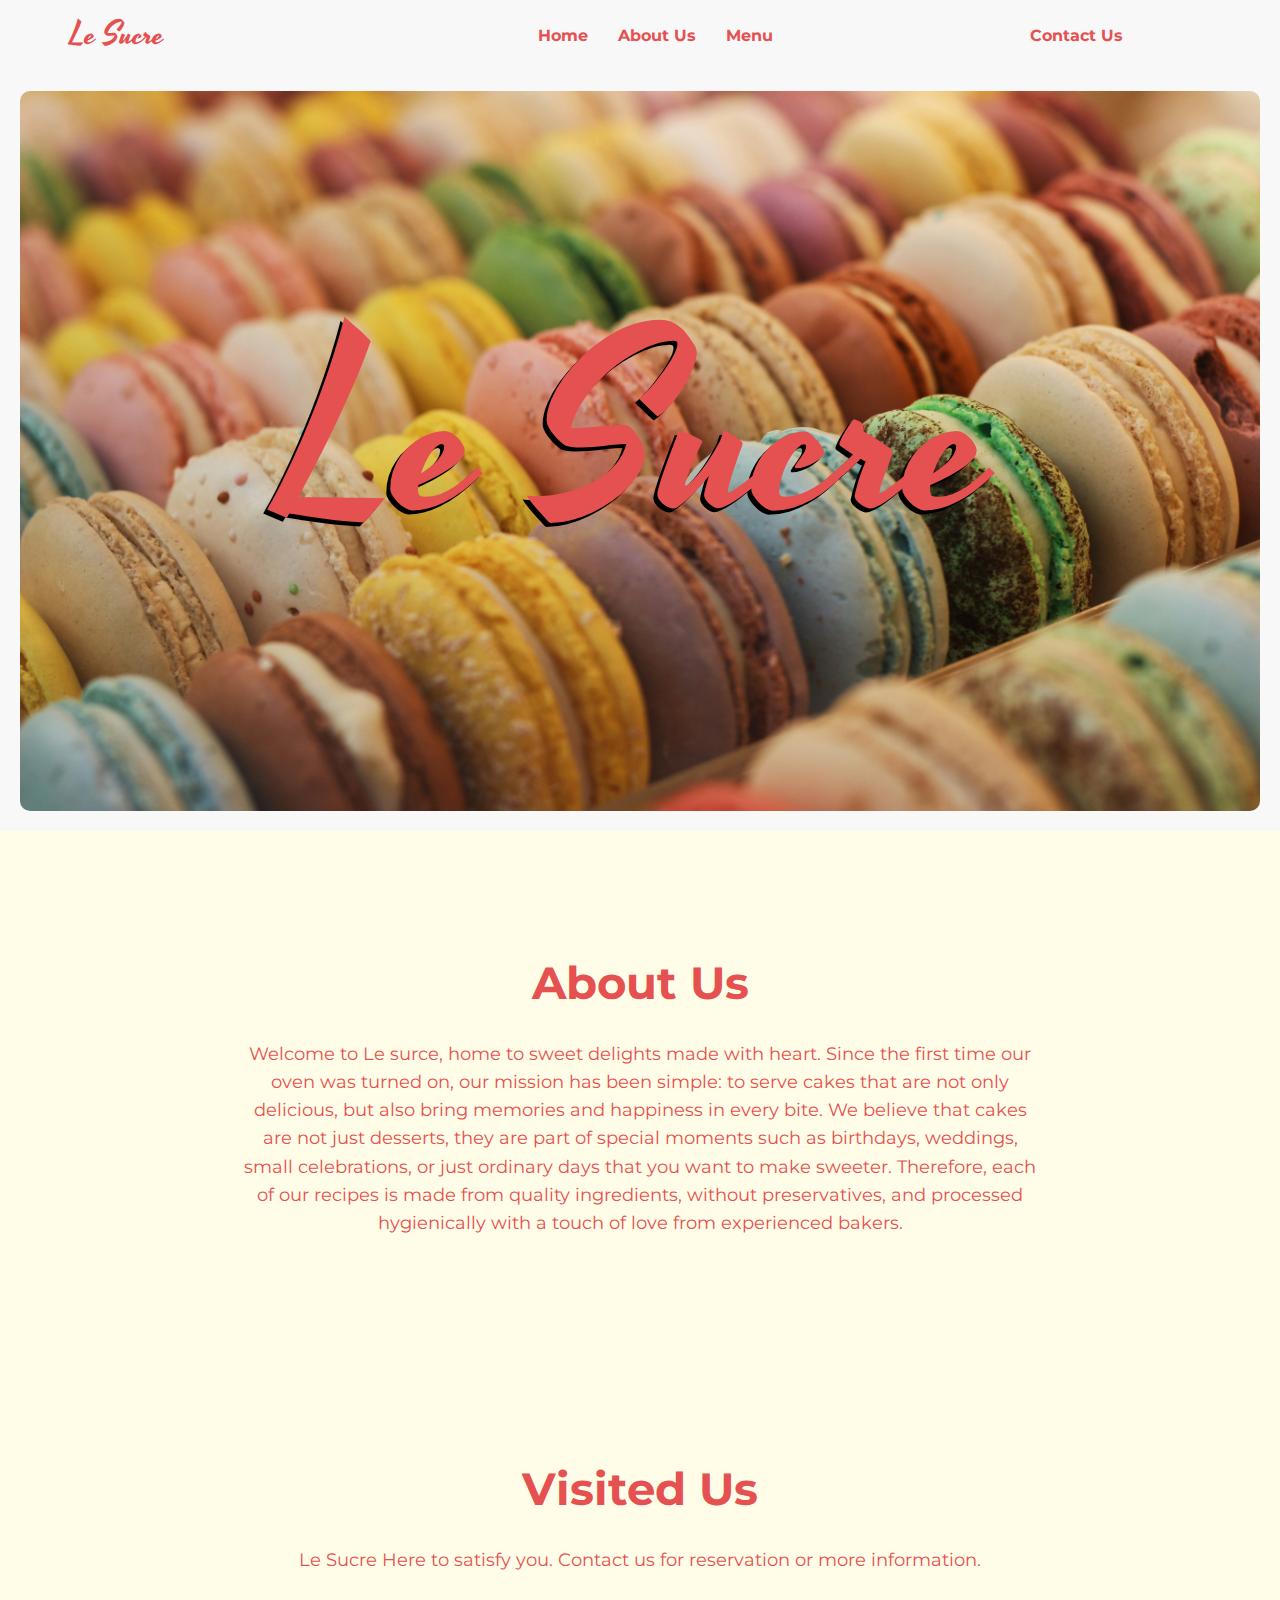
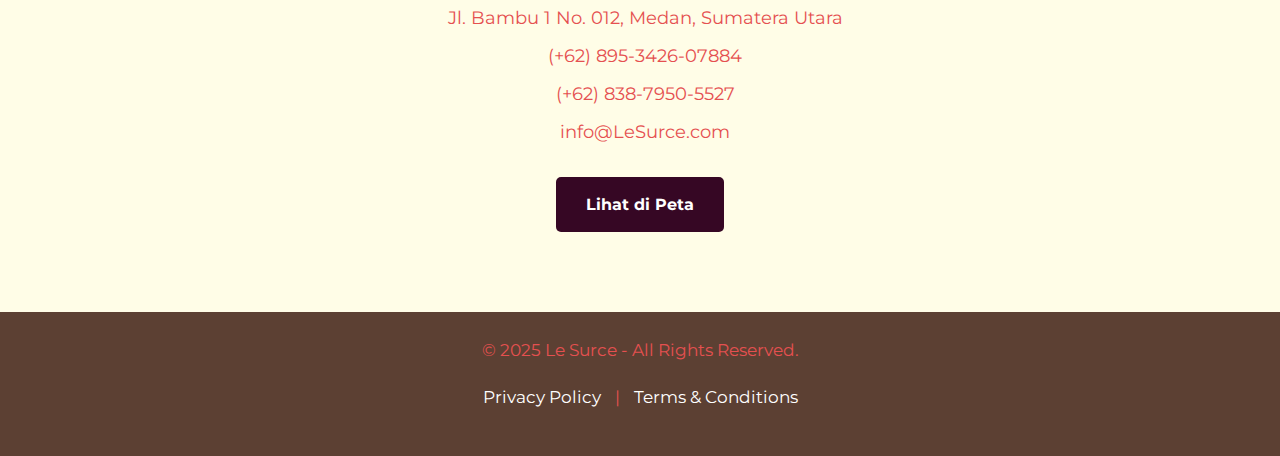
<file: index.html>
<!DOCTYPE html>
<html lang="id">
<head>
    <meta charset="UTF-8">
    <meta name="viewport" content="width=device-width, initial-scale=1.0">
    <title>Le Sucre</title>
    <link rel="stylesheet" href="./css/style.css"> 
</head>
<body>

    <header class="header">
        <nav>
            <ul class="nav-links" style="width: 20%;">
                <li><a href="#" class="logo">Le Sucre</a></li>
            </ul>
            <ul class="nav-links">
                <li><a href="index.html">Home</a></li>
                <li><a href="index.html#about">About Us</a></li>
                <li><a href="menu.html">Menu</a></li>
            </ul>
            <ul class="nav-links" style="width: 20%;">
                <li><a href="#contact">Contact Us</a></li>
            </ul>
        </nav>
    </header>

    <section id="hero" class="hero">
        <div class="hero-content"  style="background-image: url(./image/teo-zac-DXorwc7TLFg-unsplash.jpg);">
            <h1>Le Sucre</h1>
        </div>
    </section>

    <section id="about" class="about">
        <h2>About Us</h2>
        <p>Welcome to Le surce, home to sweet delights made with heart. Since the first time our oven was turned on, our mission has been simple: to serve cakes that are not only delicious, but also bring memories and happiness in every bite. We believe that cakes are not just desserts, they are part of special moments such as birthdays, weddings, small celebrations, or just ordinary days that you want to make sweeter. Therefore, each of our recipes is made from quality ingredients, without preservatives, and processed hygienically with a touch of love from experienced bakers.</p>
    </section>

    <section id="contact" class="contact">
        <h2>Visited Us</h2>
        <p>Le Sucre Here to satisfy you. Contact us for reservation or more information.</p>
        <div class="contact-info">
            <p><i class="fas fa-map-marker-alt"></i> Jl. Bambu 1 No. 012, Medan, Sumatera Utara</p>
            <p><i class="fas fa-phone"></i> (+62) 895-3426-07884 </p>
            <p><i class="fas fa-phone"></i> (+62) 838-7950-5527 </p>
            <p><i class="fas fa-envelope"></i> info@LeSurce.com</p>
        </div>
        <a href="https://maps.google.com/?q=Medan,Sumatera+Utara" target="_blank" class="cta-button">Lihat di Peta</a>
    </section>

    <footer class="footer">
        <p>&copy; 2025 Le Surce - All Rights Reserved.</p>
        <p><a href="#">Privacy Policy</a> | <a href="#">Terms & Conditions</a></p>
    </footer>

</body>
</html>
</file>
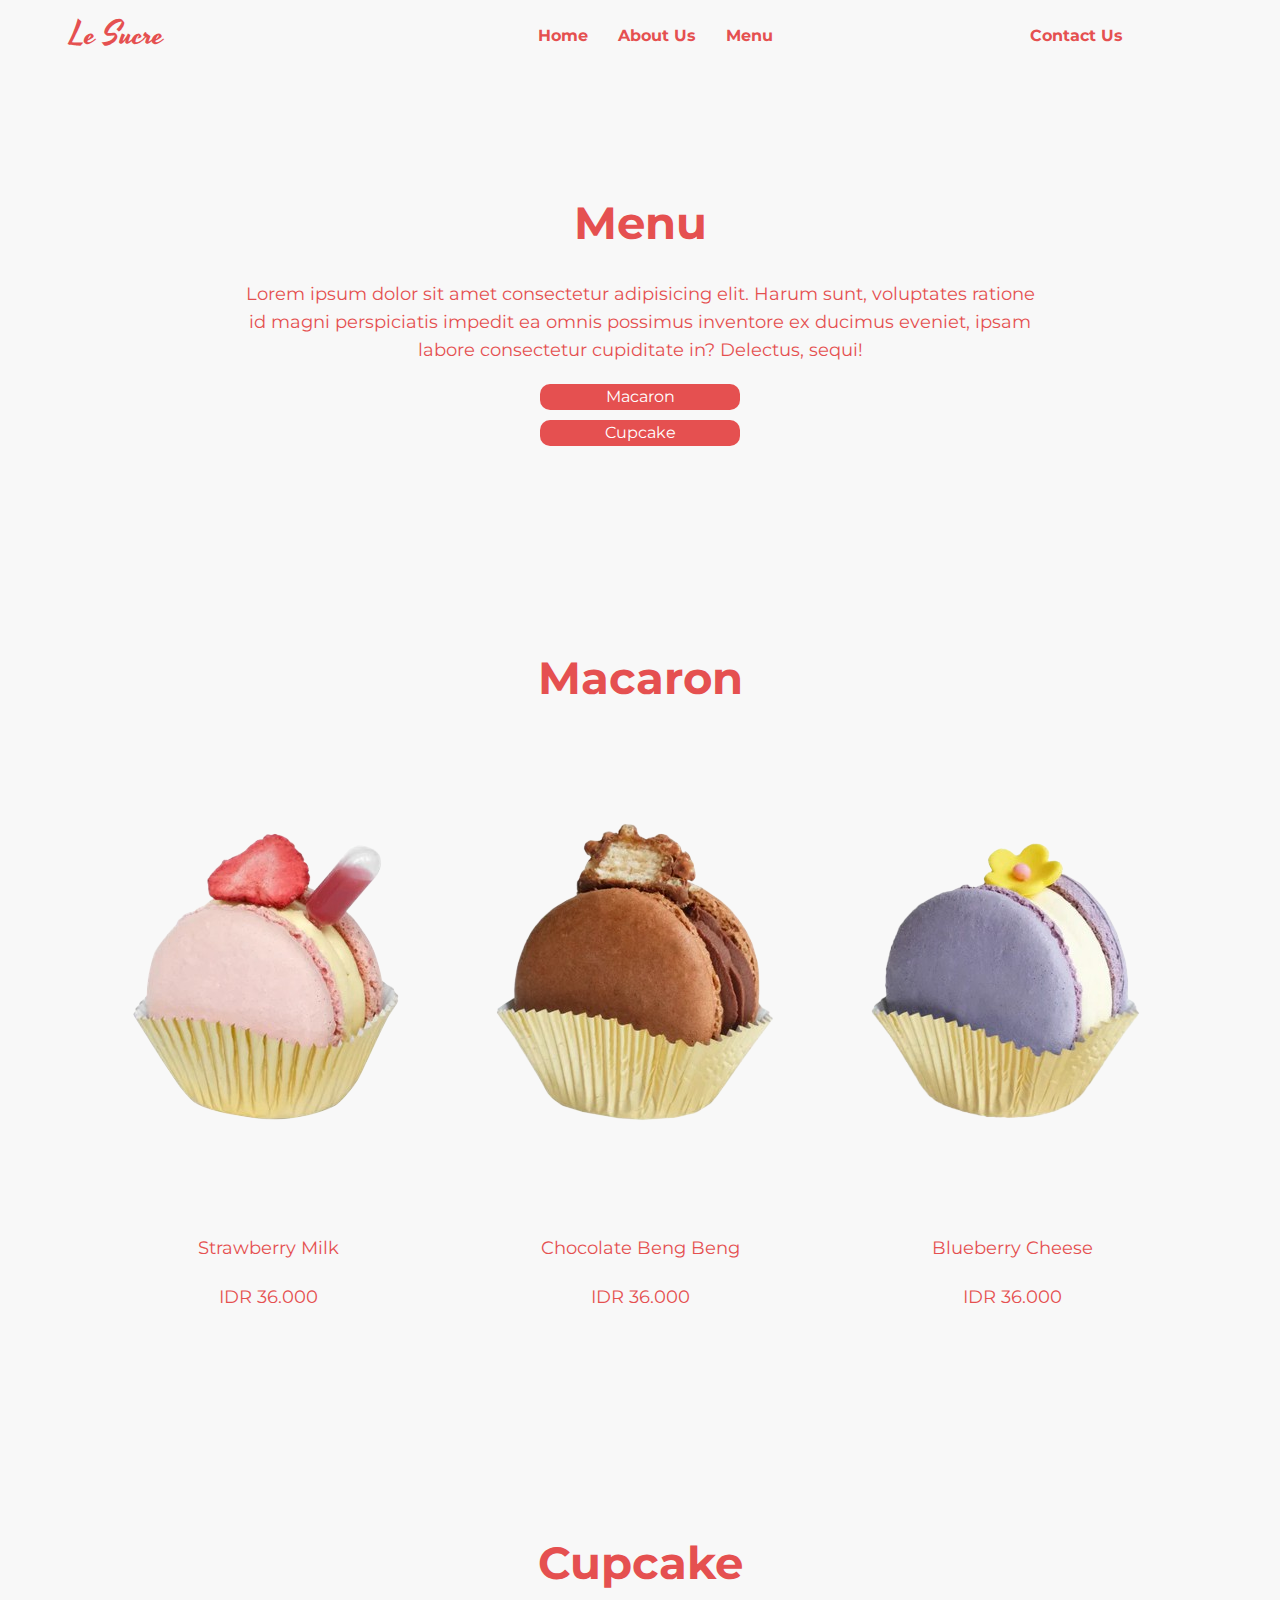
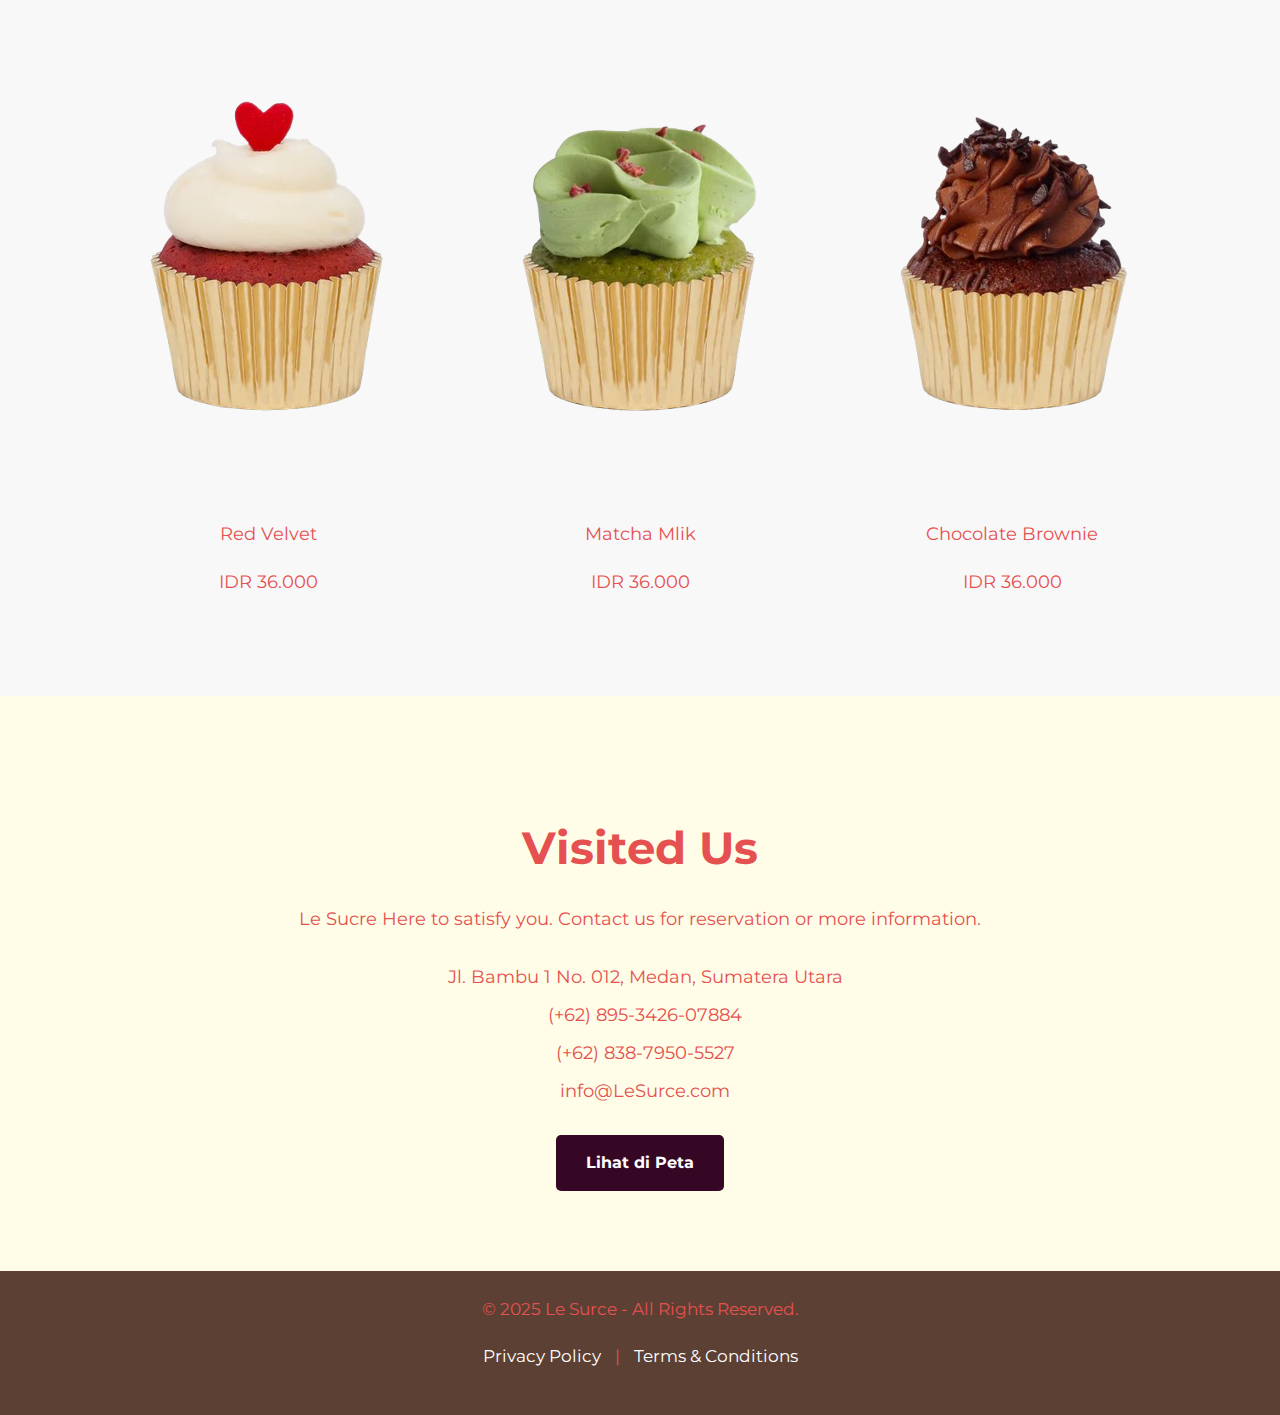
<file: menu.html>
<!DOCTYPE html>
<html lang="id">
<head>
    <meta charset="UTF-8">
    <meta name="viewport" content="width=device-width, initial-scale=1.0">
    <title>Le Sucre</title>
    <link rel="stylesheet" href="./css/style.css"> 
</head>
<body>
    <header class="header">
        <nav>
            <ul class="nav-links" style="width: 20%;">
                <li><a href="#" class="logo">Le Sucre</a></li>
            </ul>
            <ul class="nav-links">
                <li><a href="index.html">Home</a></li>
                <li><a href="index.html#about">About Us</a></li>
                <li><a href="menu.html">Menu</a></li>
            </ul>
            <ul class="nav-links" style="width: 20%;">
                <li><a href="#contact">Contact Us</a></li>
            </ul>
        </nav>
    </header>

    <section class="menu">
        <div class="menu-content">
            <h2>Menu</h2>
            <p>Lorem ipsum dolor sit amet consectetur adipisicing elit. Harum sunt, voluptates ratione id magni perspiciatis impedit ea omnis possimus inventore ex ducimus eveniet, ipsam labore consectetur cupiditate in? Delectus, sequi!</p>
            <div class="menu-nav">
                <a href="#macaron">Macaron</a>
                <a href="#cupcake">Cupcake</a>
            </div>
        </div>
    </section>
    <section>
        <div id="macaron">

                <h2>Macaron</h2>
                <div class="menu-child-content">
                    <div class="menu-child">
                        <img src="./image/macaron1.png" alt="">
                        <p>Strawberry Milk</p>
                        <p>IDR 36.000</p>
                    </div>
    
                    <div class="menu-child">
                        <img src="./image/macaron2.png" alt="">
                        <p>Chocolate Beng Beng </p>
                        <p>IDR 36.000</p>
                    </div>
    
                    <div class="menu-child">
                        <img src="./image/macaron3.png" alt="">
                        <p>Blueberry Cheese</p>
                        <p>IDR 36.000</p>
                    </div>
                </div>

            </div>
    </section>

    <section>
        <div id="cupcake">
                <h2>Cupcake</h2>
                <div class="menu-child-content">
                    <div class="menu-child">
                        <img src="./image/cupcake1.png" alt="">
                        <p>Red Velvet</p>
                        <p>IDR 36.000</p>
                    </div>
    
                    <div class="menu-child">
                        <img src="./image/cupcake2.png" alt="">
                        <p>Matcha Mlik</p>
                        <p>IDR 36.000</p>
                    </div>
    
                    <div class="menu-child">
                        <img src="./image/cupcake3.png" alt="">
                        <p>Chocolate Brownie</p>
                        <p>IDR 36.000</p>
                    </div>
                </div>
            </div>
    </section>

    <section id="contact" class="contact">
        <h2>Visited Us</h2>
        <p>Le Sucre Here to satisfy you. Contact us for reservation or more information.</p>
        <div class="contact-info">
            <p><i class="fas fa-map-marker-alt"></i> Jl. Bambu 1 No. 012, Medan, Sumatera Utara</p>
            <p><i class="fas fa-phone"></i> (+62) 895-3426-07884 </p>
            <p><i class="fas fa-phone"></i> (+62) 838-7950-5527 </p>
            <p><i class="fas fa-envelope"></i> info@LeSurce.com</p>
        </div>
        <a href="https://maps.google.com/?q=Medan,Sumatera+Utara" target="_blank" class="cta-button">Lihat di Peta</a>
    </section>

    <footer class="footer">
        <p>&copy; 2025 Le Surce - All Rights Reserved.</p>
        <p><a href="#">Privacy Policy</a> | <a href="#">Terms & Conditions</a></p>
    </footer>
</body>
</html>
</file>
<file: css/style.css>
@import url('https://fonts.googleapis.com/css2?family=Yesteryear&display=swap');
@import url('https://fonts.googleapis.com/css2?family=Montserrat:ital,wght@0,100..900;1,100..900&display=swap');

:root{
    --red-violet: #E55050;
}
body {
    font-family: "Montserrat", sans-serif;
    margin: 0;
    padding: 0;
    box-sizing: border-box;
    line-height: 1.6;
    color: #ddcccc;
    background-color: #f8f8f8;
}

.container {
    max-width: 1200px;
    margin: 0 auto;
    padding: 0 20px;
}

section {
    padding: 80px 20px;
    text-align: center;
}

h1, h2 {
    color: #8B4513; /* Coklat tanah */
    margin-bottom: 20px;
}

h1 {
    font-size: 3.5em;
}

h2 {
    font-size: 2.8em;
    color: var(--red-violet);
}

p {
    color: var(--red-violet);
    font-size: 1.1em;
    max-width: 800px;
    margin: 0 auto 20px auto;
}

.cta-button {
    display: inline-block;
    background-color: #360724; /* Coklat tua */
    color: white;
    padding: 15px 30px;
    text-decoration: none;
    border-radius: 5px;
    font-weight: bold;
    transition: background-color 0.3s ease;
    margin-top: 20px;
}

.cta-button:hover {
    background-color: #360724; /* Coklat lebih gelap */
}

/* Header */
.header {
    width: 100%;
    z-index: 1;
    padding: 10px 0;
}

.header nav {
    display: flex;
    justify-content: space-between;
    text-align: center;
    align-items: center;
    max-width: 1200px;
    margin: 0 auto;
    padding: 0 20px;
}

.header .logo {
    font-family: "Yesteryear", cursive;
    font-weight: 400;
    font-style: normal;
    font-size: 2em;
    list-style: none;
    text-decoration: none;
}

.nav-links {
    list-style: none;
    margin: 0;
    padding: 0;
    display: flex;
}

.nav-links li {
    margin-left: 30px;
}
.nav-links a, .header .logo{
    color: var(--red-violet);
}
.nav-links a {
    font-family: "Montserrat", sans-serif;
    text-decoration: none;
    font-weight: bold;
    transition: color 0.3s ease;
}

.nav-links a:hover {
    color: var(--red-violet);
}

/* Hero Section */
.hero {
    padding: 0px 0px;
    color: white;
    display: flex;
    align-items: center;
    justify-content: center;
    position: relative;
}
.hero-content {
    border-radius: 10px;
    margin: 20px;
    width: 100%;
    height: 80vh;
    background-repeat: no-repeat;
    background-position: center;
    background-size: cover;
}

.hero h1 {
    font-family: "Yesteryear", cursive;
    font-weight: 400;
    font-style: normal;
    color: var(--red-violet);
    text-shadow: -4px 4px black;
    font-size: 15em;
}

.hero p {
    color: white;
    font-size: 2em;
    text-shadow: 5px 5px 5px rgba(0,0,0,1);
}

/* About Section */
.about {
    background-color: #FFFDE7; /* Krem lebih gelap */
    color: #5C4033; /* Coklat teks */
}

.menu{
    display: flex;
    justify-content: center;
    align-items: center;
}
.menu-content{
    display: flex;
    flex-direction: column;
    justify-content: center;
    align-items: center;
}
.menu-nav{
    gap: 10px;
    width: 200px;
    display: flex;
    justify-content: center;
    flex-direction: column;
}
.menu-nav a{
    background-color: var(--red-violet);
    border-radius: 10px;
    color: white;
    text-decoration: none;
}
.menu-child-content{
    display: flex;
    justify-content: center;
    align-items: center;
    gap: 10%;
    flex-wrap: wrap;
}
.menu-child{
    display: flex;
    flex-direction: column;
    justify-content: center;
    align-items: center;
    width: 20%;
    height: 20%;
}
.contactus-content{
    justify-content: center;
    align-items: center;
    display: flex;
}
.contactus-input-content{
    width: 50%;
    height: 100vh;
    flex-direction: column;
    display: flex;
    justify-content: center;
    align-items: center;
}
.contactus-image-content{
    width: 50%;
    height: 100vh;
    background-position: center;
    background-repeat: no-repeat;
    background-size: cover;
}
.rating {
    color: #FFD700; /* Warna bintang emas */
    font-size: 1.2em;
    margin-top: 5px;
}

.rating .fas, .rating .far { /* Ikon bintang */
    margin: 0 2px;
}


/* Contact Section */
.contact {
    background-color: #FFFDE7;
    color: #5C4033;
}

.contact-info {
    margin-top: 30px;
}

.contact-info p {
    margin-bottom: 10px;
    font-size: 1.1em;
}

.contact-info i {
    margin-right: 10px;
    color: #A0522D;
}

/* Footer */
.footer {
    background-color: #5C4033; /* Coklat sangat gelap */
    color: white;
    text-align: center;
    padding: 25px 20px;
    font-size: 0.95em;
}

.footer a {
    color: white;
    text-decoration: none;
    margin: 0 10px;
    transition: color 0.3s ease;
}

.footer a:hover {
    color: #E0B07F; /* Krem muda */
}

/* Responsive Design */
@media (max-width: 768px) {
    .header nav {
        flex-direction: column;
    }

    .nav-links {
        margin-top: 15px;
        flex-direction: column;
        align-items: center;
    }

    .nav-links li {
        margin: 10px 0;
    }

    .hero h1 {
        font-size: 3em;
    }

    .hero p {
        font-size: 1.2em;
    }

    h2 {
        font-size: 2.2em;
    }

    .menu-grid {
        grid-template-columns: 1fr; /* Satu kolom di layar kecil */
    }

    .menu-item {
        margin: 0 auto;
        max-width: 400px; /* Batasi lebar item menu di mobile */
    }
}

@media (max-width: 480px) {
    .hero h1 {
        font-size: 2.5em;
    }

    .hero p {
        font-size: 1em;
    }

    .cta-button {
        padding: 12px 25px;
    }
}
</file>
